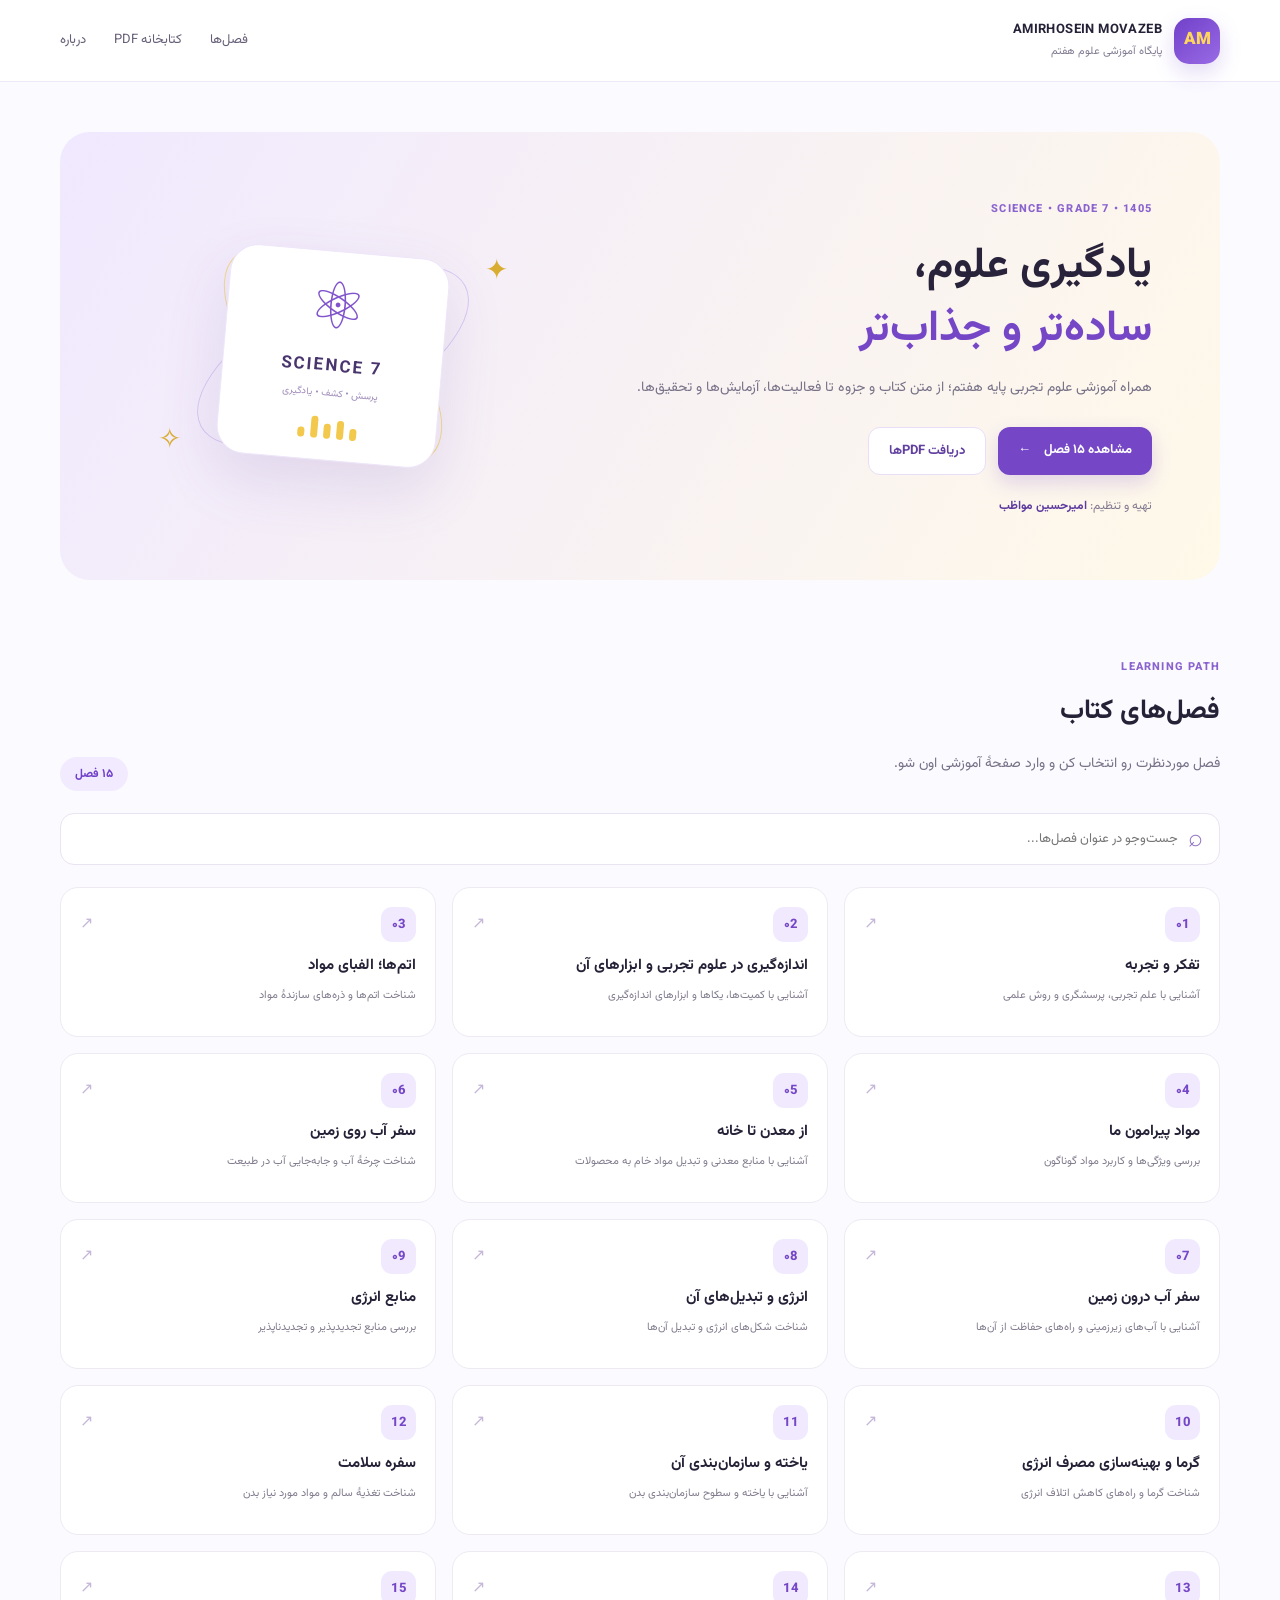
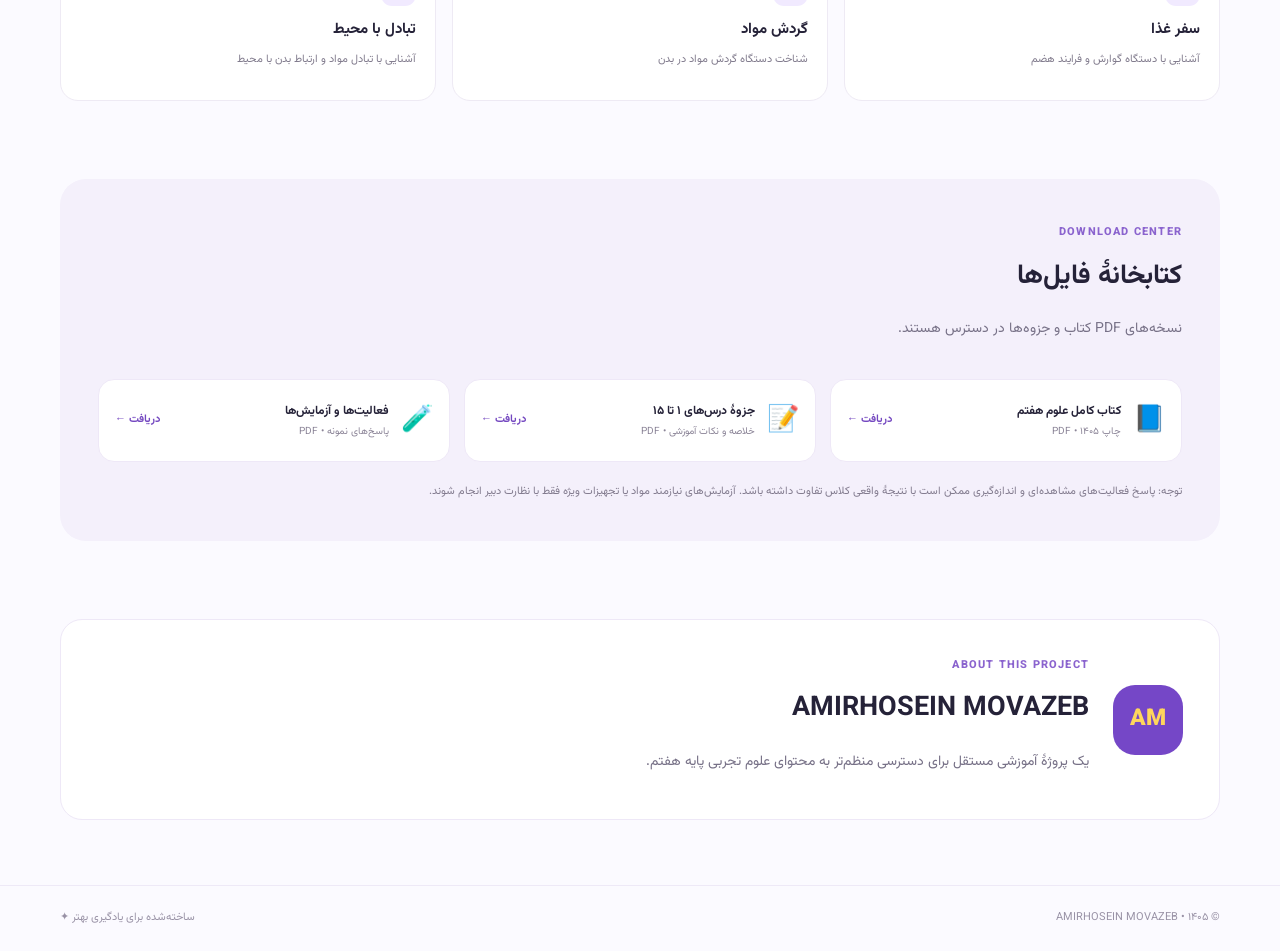
<file: index.html>
<!doctype html>
<html lang="fa" dir="rtl">
<head>
<meta charset="utf-8"><meta name="viewport" content="width=device-width,initial-scale=1">
<meta name="theme-color" content="#6d3cc7">
<meta name="description" content="پایگاه آموزشی علوم تجربی پایه هفتم، تهیه و تنظیم امیرحسین مواظب">
<title>AMIRHOSEIN MOVAZEB | علوم هفتم</title>
<link rel="preconnect" href="https://fonts.googleapis.com"><link rel="preconnect" href="https://fonts.gstatic.com" crossorigin>
<link href="https://fonts.googleapis.com/css2?family=Vazirmatn:wght@400;500;600;700;800;900&display=swap" rel="stylesheet">
<link rel="stylesheet" href="style.css">
</head>
<body>
<header class="topbar"><a class="brand" href="index.html"><span class="brand-mark">AM</span><span><b>AMIRHOSEIN MOVAZEB</b><small>پایگاه آموزشی علوم هفتم</small></span></a>
<nav><a href="#chapters">فصل‌ها</a><a href="#library">کتابخانه PDF</a><a href="#about">درباره</a></nav></header>
<main>
<section class="hero">
<div class="hero-copy"><span class="eyebrow">SCIENCE • GRADE 7 • 1405</span>
<h1>یادگیری علوم،<br><em>ساده‌تر و جذاب‌تر</em></h1>
<p>همراه آموزشی علوم تجربی پایه هفتم؛ از متن کتاب و جزوه تا فعالیت‌ها، آزمایش‌ها و تحقیق‌ها.</p>
<div class="hero-actions"><a class="btn primary" href="#chapters">مشاهده ۱۵ فصل <span>←</span></a><a class="btn secondary" href="#library">دریافت PDFها</a></div>
<div class="hero-note">تهیه و تنظیم: <strong>امیرحسین مواظب</strong></div></div>
<div class="hero-art"><div class="orbit orbit-one"></div><div class="orbit orbit-two"></div><div class="science-card"><span class="atom">⚛</span><b>SCIENCE 7</b><small>پرسش • کشف • یادگیری</small><div class="mini-bars"><i></i><i></i><i></i><i></i><i></i></div></div><span class="spark s1">✦</span><span class="spark s2">✧</span></div>
</section>
<section class="section" id="chapters"><div class="section-head"><div><span class="eyebrow">LEARNING PATH</span><h2>فصل‌های کتاب</h2><p>فصل موردنظرت رو انتخاب کن و وارد صفحهٔ آموزشی اون شو.</p></div><div class="count">۱۵ فصل</div></div>
<div class="search-wrap"><span>⌕</span><input id="searchInput" type="search" placeholder="جست‌وجو در عنوان فصل‌ها..." aria-label="جست‌وجوی فصل‌ها"></div>
<div class="chapter-grid" id="chapterGrid"></div><p class="empty hidden" id="emptyState">فصلی با این عبارت پیدا نشد.</p></section>
<section class="section library" id="library"><div class="section-head"><div><span class="eyebrow">DOWNLOAD CENTER</span><h2>کتابخانهٔ فایل‌ها</h2><p>نسخه‌های PDF کتاب و جزوه‌ها در دسترس هستند.</p></div></div>
<div class="file-grid">
<a class="file-card" href="assets/science7-book-1405.pdf" target="_blank"><span class="file-icon">📘</span><span><b>کتاب کامل علوم هفتم</b><small>چاپ ۱۴۰۵ • PDF</small></span><strong>دریافت ←</strong></a>
<a class="file-card" href="assets/science7-notes.pdf" target="_blank"><span class="file-icon">📝</span><span><b>جزوهٔ درس‌های ۱ تا ۱۵</b><small>خلاصه و نکات آموزشی • PDF</small></span><strong>دریافت ←</strong></a>
<a class="file-card" href="assets/science7-activities.pdf" target="_blank"><span class="file-icon">🧪</span><span><b>فعالیت‌ها و آزمایش‌ها</b><small>پاسخ‌های نمونه • PDF</small></span><strong>دریافت ←</strong></a>
</div><p class="disclaimer">توجه: پاسخ فعالیت‌های مشاهده‌ای و اندازه‌گیری ممکن است با نتیجهٔ واقعی کلاس تفاوت داشته باشد. آزمایش‌های نیازمند مواد یا تجهیزات ویژه فقط با نظارت دبیر انجام شوند.</p></section>
<section class="about" id="about"><div class="about-mark">AM</div><div><span class="eyebrow">ABOUT THIS PROJECT</span><h2>AMIRHOSEIN MOVAZEB</h2><p>یک پروژهٔ آموزشی مستقل برای دسترسی منظم‌تر به محتوای علوم تجربی پایه هفتم.</p></div></section>
</main>
<footer><span>© ۱۴۰۵ • AMIRHOSEIN MOVAZEB</span><span>ساخته‌شده برای یادگیری بهتر ✦</span></footer>
<script src="app.js"></script></body></html>
</file>
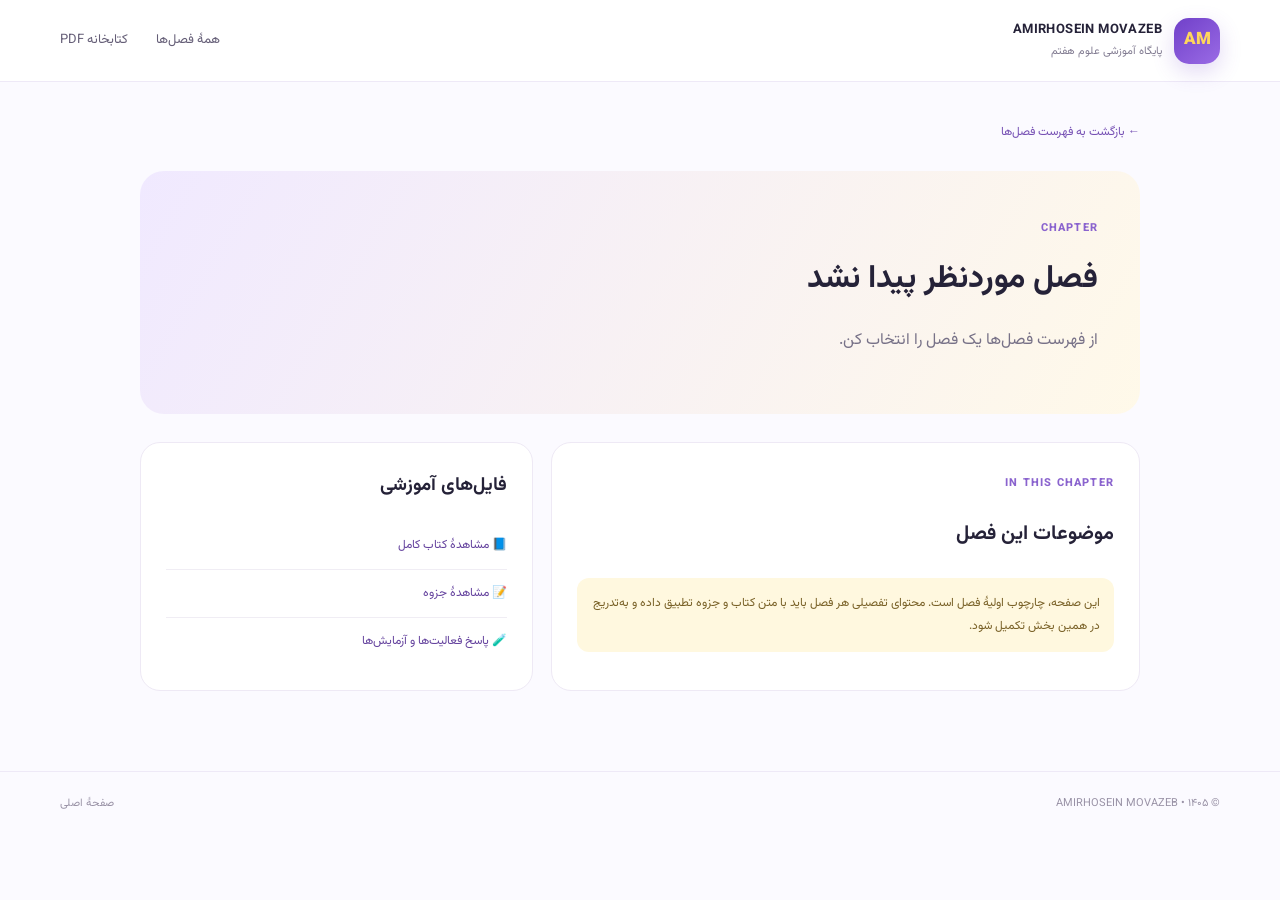
<file: chapter.html>
<!doctype html>
<html lang="fa" dir="rtl"><head><meta charset="utf-8"><meta name="viewport" content="width=device-width,initial-scale=1">
<meta name="theme-color" content="#6d3cc7"><title>فصل علوم هفتم | AMIRHOSEIN MOVAZEB</title>
<link href="https://fonts.googleapis.com/css2?family=Vazirmatn:wght@400;500;600;700;800;900&display=swap" rel="stylesheet"><link rel="stylesheet" href="style.css"></head>
<body><header class="topbar"><a class="brand" href="index.html"><span class="brand-mark">AM</span><span><b>AMIRHOSEIN MOVAZEB</b><small>پایگاه آموزشی علوم هفتم</small></span></a><nav><a href="index.html#chapters">همهٔ فصل‌ها</a><a href="index.html#library">کتابخانه PDF</a></nav></header>
<main class="chapter-main"><a class="back-link" href="index.html#chapters">← بازگشت به فهرست فصل‌ها</a><section class="chapter-hero"><span class="eyebrow" id="chapterNumber">CHAPTER</span><h1 id="chapterTitle">عنوان فصل</h1><p id="chapterDesc"></p></section>
<div class="chapter-content"><div class="content-panel"><span class="eyebrow">IN THIS CHAPTER</span><h2>موضوعات این فصل</h2><p id="chapterTopics"></p><div class="notice">این صفحه، چارچوب اولیهٔ فصل است. محتوای تفصیلی هر فصل باید با متن کتاب و جزوه تطبیق داده و به‌تدریج در همین بخش تکمیل شود.</div></div>
<aside class="download-panel"><h3>فایل‌های آموزشی</h3><a href="assets/science7-book-1405.pdf" target="_blank">📘 مشاهدهٔ کتاب کامل</a><a href="assets/science7-notes.pdf" target="_blank">📝 مشاهدهٔ جزوه</a><a href="assets/science7-activities.pdf" target="_blank">🧪 پاسخ فعالیت‌ها و آزمایش‌ها</a></aside></div></main>
<footer><span>© ۱۴۰۵ • AMIRHOSEIN MOVAZEB</span><span><a href="index.html">صفحهٔ اصلی</a></span></footer><script src="app.js"></script></body></html>
</file>
<file: style.css>
*{box-sizing:border-box}html{scroll-behavior:smooth}body{margin:0;background:#fbfaff;color:#252238;font-family:Vazirmatn,Tahoma,sans-serif;line-height:1.9}a{color:inherit;text-decoration:none}.topbar{height:82px;padding:0 max(calc((100% - 1160px)/2),24px);display:flex;align-items:center;justify-content:space-between;background:#fff;border-bottom:1px solid #eee9f7;position:sticky;top:0;z-index:10}.brand{display:flex;align-items:center;gap:12px}.brand-mark{width:46px;height:46px;border-radius:15px;background:linear-gradient(140deg,#7040c9,#9a6be5);display:grid;place-items:center;color:#ffd65c;font-weight:900;font-size:17px;box-shadow:0 8px 22px #7040c933}.brand b{display:block;font-size:13px;letter-spacing:.4px}.brand small{display:block;color:#817b91;font-size:11px}.topbar nav{display:flex;gap:28px;color:#655e77;font-size:13px}.topbar nav a:hover{color:#7040c9}.hero{max-width:1160px;margin:50px auto 72px;padding:62px 68px;min-height:390px;border-radius:30px;background:linear-gradient(120deg,#f0e9ff,#fff9e9);display:grid;grid-template-columns:1.2fr .8fr;align-items:center;overflow:hidden;position:relative}.eyebrow{font-size:11px;font-weight:800;letter-spacing:1.2px;color:#8a63ce}.hero h1{font-size:43px;line-height:1.45;margin:12px 0;color:#29223b}.hero h1 em{font-style:normal;color:#7547c7}.hero-copy>p,.section-head p,.about p{color:#777187;font-size:14px;max-width:580px}.hero-actions{display:flex;gap:12px;margin-top:25px}.btn{padding:11px 20px;border-radius:12px;font-size:13px;font-weight:700}.primary{background:#7547c7;color:#fff;box-shadow:0 8px 20px #7547c733}.primary span{margin-right:10px}.secondary{background:#fff;color:#6140a0;border:1px solid #e8def8}.hero-note{font-size:12px;color:#81798f;margin-top:20px}.hero-note strong{color:#5e3b9f}.hero-art{height:260px;display:grid;place-items:center;position:relative}.science-card{width:220px;height:210px;background:#fff;border:1px solid #eee6fa;border-radius:28px;box-shadow:0 24px 60px #62449b22;display:flex;flex-direction:column;align-items:center;justify-content:center;transform:rotate(5deg);z-index:2}.atom{font-size:65px;color:#8154cc;line-height:1.2}.science-card b{font-size:17px;letter-spacing:2px;color:#49356d}.science-card small{color:#a08dba;font-size:10px}.mini-bars{display:flex;gap:6px;margin-top:14px;align-items:end;height:22px}.mini-bars i{width:7px;border-radius:8px;background:#f2c94c;height:12px}.mini-bars i:nth-child(2){height:19px}.mini-bars i:nth-child(3){height:15px}.mini-bars i:nth-child(4){height:22px}.mini-bars i:nth-child(5){height:10px}.orbit{position:absolute;border:1px solid #d7c7f2;border-radius:50%;width:300px;height:130px;transform:rotate(-28deg)}.orbit-two{transform:rotate(45deg);width:280px;border-color:#f2d98a}.spark{position:absolute;color:#d9ad31;font-size:28px}.s1{top:20px;right:30px}.s2{bottom:18px;left:30px}.section{max-width:1160px;margin:0 auto 78px}.section-head{display:flex;justify-content:space-between;align-items:end;margin-bottom:22px}.section-head h2,.about h2{font-size:27px;margin:3px 0}.count{background:#f2ebff;color:#7040c9;border-radius:20px;padding:6px 15px;font-size:12px;font-weight:700}.search-wrap{height:52px;border:1px solid #e9e3f2;background:#fff;border-radius:14px;display:flex;align-items:center;padding:0 16px;margin-bottom:22px;color:#9275c1}.search-wrap span{font-size:25px}.search-wrap input{border:0;outline:0;background:transparent;width:100%;padding:10px;font:inherit;font-size:13px;color:#29223b}.chapter-grid{display:grid;grid-template-columns:repeat(3,1fr);gap:16px}.chapter-card{background:#fff;border:1px solid #eeeaf4;border-radius:18px;padding:19px;transition:.2s;display:block;min-height:150px}.chapter-card:hover{transform:translateY(-4px);border-color:#cdb9ef;box-shadow:0 14px 30px #50318412}.chapter-top{display:flex;justify-content:space-between;align-items:center;margin-bottom:10px}.chapter-no{width:35px;height:35px;border-radius:11px;background:#f1eaff;color:#7547c7;display:grid;place-items:center;font-weight:800;font-size:13px}.chapter-arrow{color:#c5b7d9}.chapter-card h3{font-size:15px;margin:0 0 5px}.chapter-card p{font-size:11px;color:#817b8d;margin:0}.empty{color:#8a8298;text-align:center}.hidden{display:none}.library{padding:38px;border-radius:26px;background:#f4f0fb}.file-grid{display:grid;grid-template-columns:repeat(3,1fr);gap:14px}.file-card{display:flex;align-items:center;gap:12px;background:#fff;border:1px solid #eee8f7;padding:16px;border-radius:16px}.file-icon{font-size:26px}.file-card span:nth-child(2){flex:1}.file-card b{display:block;font-size:12px}.file-card small{display:block;color:#8b8497;font-size:10px}.file-card strong{font-size:11px;color:#7448c0;white-space:nowrap}.disclaimer{font-size:11px;color:#827b8e;margin:20px 0 0}.about{max-width:1160px;margin:0 auto 65px;padding:30px 36px;border:1px solid #eee8f7;border-radius:22px;display:flex;gap:24px;align-items:center;background:#fff}.about-mark{width:70px;height:70px;display:grid;place-items:center;border-radius:22px;background:#7547c7;color:#ffd65c;font-size:23px;font-weight:900}footer{border-top:1px solid #eee9f7;padding:22px max(calc((100% - 1160px)/2),24px);display:flex;justify-content:space-between;color:#9992a6;font-size:11px}.chapter-main{max-width:1000px;margin:35px auto 80px}.back-link{color:#7650b4;font-size:12px}.chapter-hero{margin:24px 0 28px;padding:42px;border-radius:24px;background:linear-gradient(120deg,#f0e9ff,#fff9e9)}.chapter-hero h1{font-size:32px;margin:5px 0}.chapter-hero p{color:#777187}.chapter-content{display:grid;grid-template-columns:1.5fr 1fr;gap:18px}.content-panel,.download-panel{background:#fff;border:1px solid #eee9f5;border-radius:20px;padding:25px}.content-panel h2{font-size:20px}.content-panel p{color:#777187}.notice{margin-top:25px;padding:14px;border-radius:12px;background:#fff8df;color:#796127;font-size:12px}.download-panel h3{margin-top:0}.download-panel a{display:block;padding:12px 0;border-bottom:1px solid #f0edf4;font-size:12px;color:#65439e}.download-panel a:last-child{border:0}@media(max-width:800px){.topbar{padding:0 16px;height:70px}.topbar nav{gap:12px;font-size:11px}.brand b{font-size:11px}.hero{margin:20px 14px 50px;padding:32px 24px;grid-template-columns:1fr}.hero h1{font-size:34px}.hero-art{height:220px}.section,.about,.chapter-main{margin-left:16px;margin-right:16px}.chapter-grid{grid-template-columns:repeat(2,1fr)}.file-grid{grid-template-columns:1fr}.library{padding:24px 16px}.about{padding:24px}.chapter-content{grid-template-columns:1fr}.chapter-hero{padding:28px 22px}footer{padding:18px 16px;gap:12px;flex-wrap:wrap}}@media(max-width:430px){.topbar nav a:last-child{display:none}.chapter-grid{grid-template-columns:1fr}.hero-actions{flex-wrap:wrap}.section-head h2{font-size:23px}}
</file>
